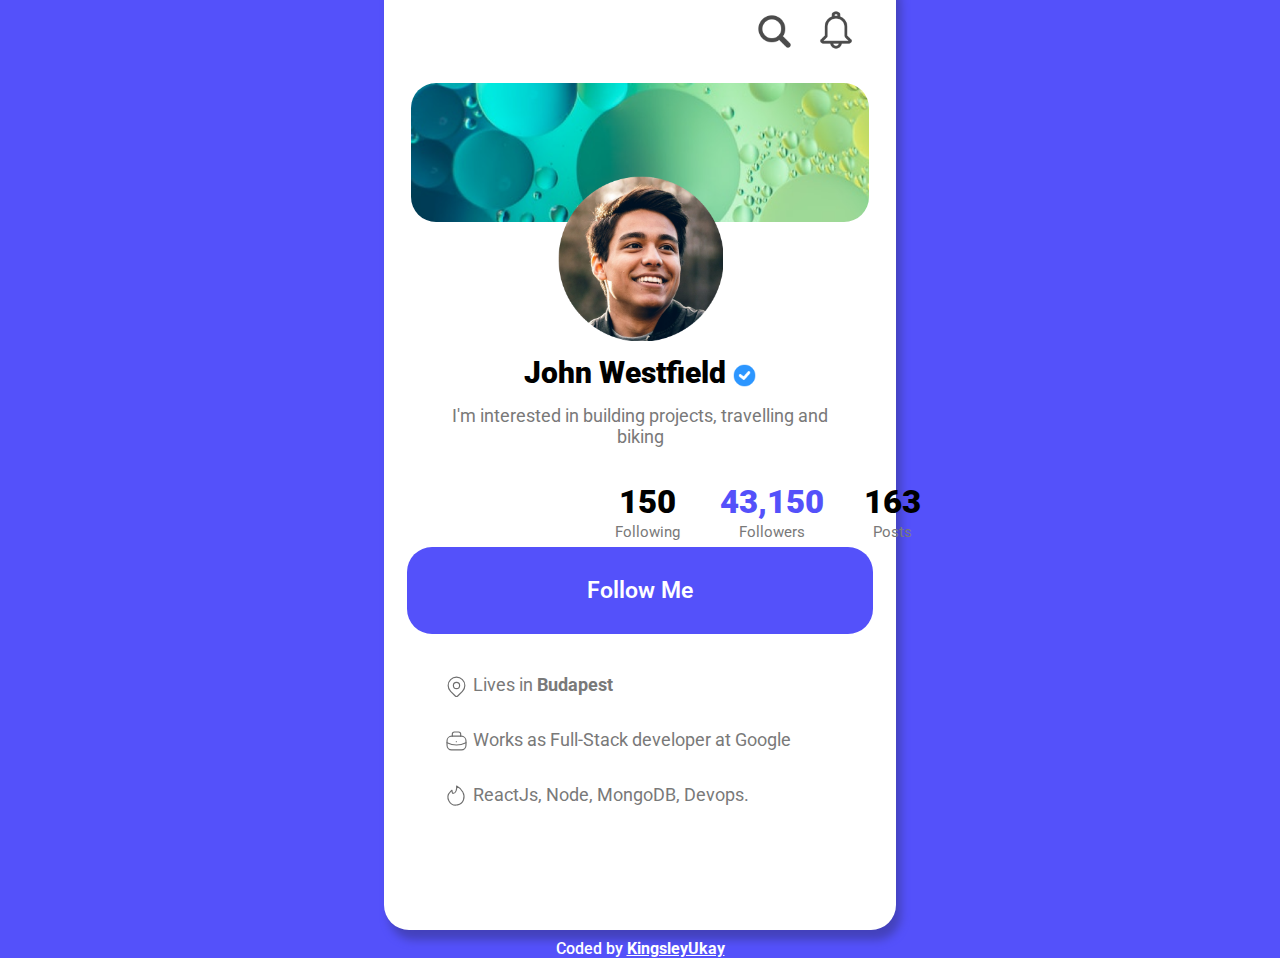
<file: index.html>
<!DOCTYPE html>
<html lang="en">
  <head>
    <meta charset="UTF-8" />
    <meta http-equiv="X-UA-Compatible" content="IE=edge" />
    <meta name="viewport" content="width=device-width, initial-scale=1.0" />
    <link rel="preconnect" href="https://fonts.googleapis.com" />
    <link rel="preconnect" href="https://fonts.gstatic.com" crossorigin />
    <link
      href="https://fonts.googleapis.com/css2?family=Roboto:wght@400;900&display=swap"
      rel="stylesheet"
    />

    <link
      href="https://fonts.googleapis.com/css2?family=Roboto:wght@400;700&display=swap"
      rel="stylesheet"
    />
    <title>Profile design</title>
    <link rel="stylesheet" href="Stylesheet/style.css" />
  </head>

  <body class="container">
    <Background class="bg">
      <div class="top-icons">
        <img class="search" src="assets/search.png" alt="search" />
        <img class="notification" src="assets/alert.png" alt="notification" />
      </div>

      <div class="img">
        <img
          class="banner"
          src="assets/background.png"
          alt=" just a background bubble image"
        />
        <img class="avatar" src="assets/avatar.png" alt="avatar" />
        <h3>John Westfield <img class="verified-icon"src="assets/verified.png" alt=""></h3>
      </div>
      <p>
        I'm interested in building projects, travelling and <br />
        biking
      </p>

      <div class="numbers">
        <div class="number1">
          <h3 class="upper-txt">150</h3>
          <br />
          <p class="lower-txt">Following</p>
        </div>
        <div class="number2">
          <h3 class="upper-txt"><span>43,150</span></h3>
          <br />
          <p class="lower-txt">Followers</p>
        </div>
        <div class="number3">
          <h3 class="upper-txt">163</h3>
          <br />
          <p class="lower-txt">Posts</p>
        </div>
      </div>
      <button class="btn">Follow Me</button>

      <ul>
        <li> <img class="lower-icon" src="assets/mark.svg" /> Lives in <strong> Budapest </strong></li>
      </ul>
      <ul>
        <li> <img class="lower-icon" src="assets/case.svg" /> Works as Full-Stack developer at Google </strong></li>
      </ul>
      <ul>
        <li> <img class="lower-icon" src="assets/fire.svg" /> ReactJs, Node, MongoDB, Devops.</strong></li>
      </ul>
      <footer>
        <div class="footer"> Coded by <a>KingsleyUkay</a></div>
      </footer>
    </Background>


  </body>
</html>
</file>
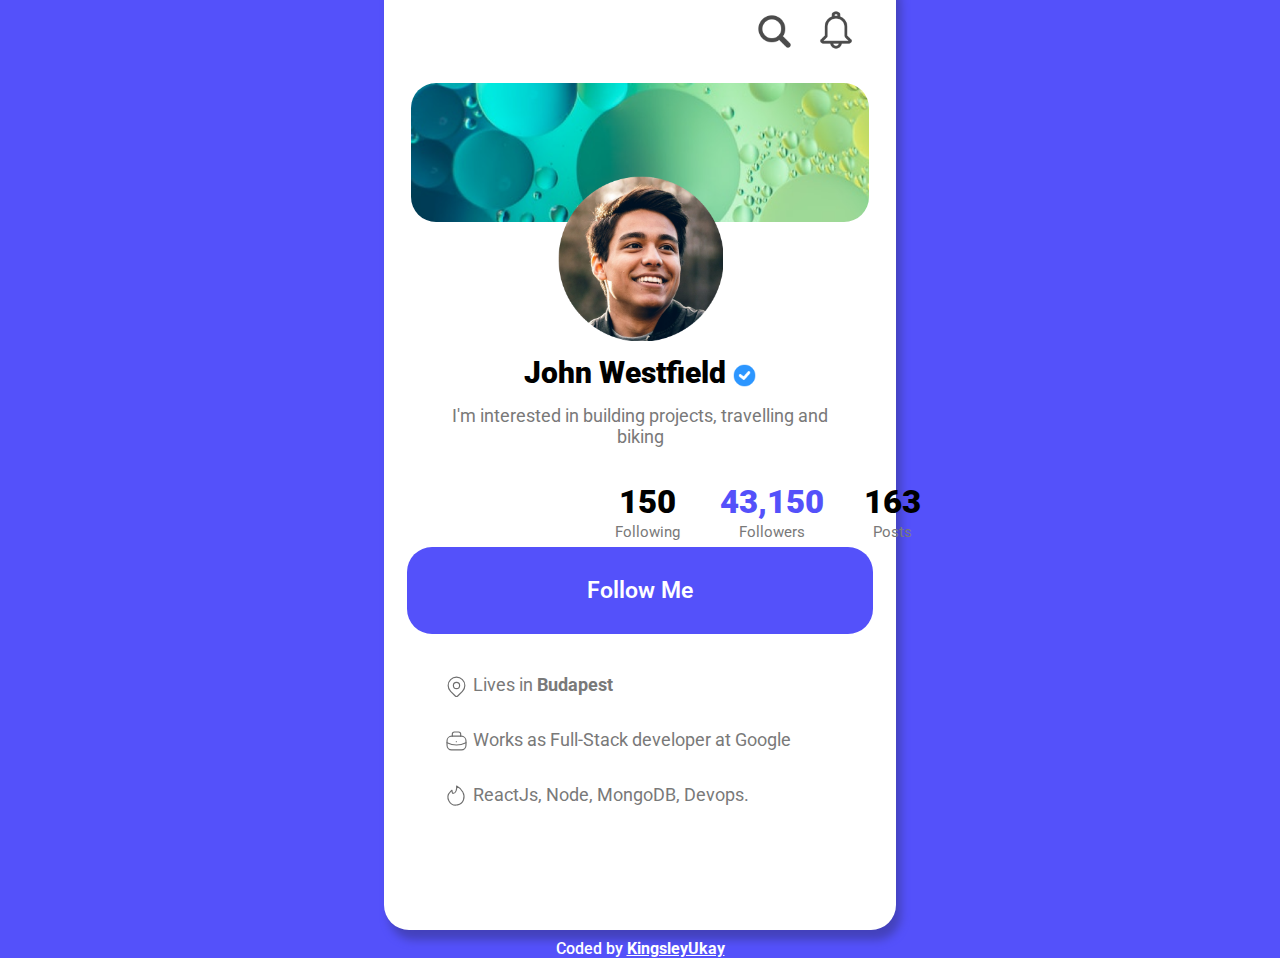
<file: Profile.html>
<!DOCTYPE html>
<html lang="en">
  <head>
    <meta charset="UTF-8" />
    <meta http-equiv="X-UA-Compatible" content="IE=edge" />
    <meta name="viewport" content="width=device-width, initial-scale=1.0" />
    <link rel="preconnect" href="https://fonts.googleapis.com" />
    <link rel="preconnect" href="https://fonts.gstatic.com" crossorigin />
    <link
      href="https://fonts.googleapis.com/css2?family=Roboto:wght@400;900&display=swap"
      rel="stylesheet"
    />

    <link
      href="https://fonts.googleapis.com/css2?family=Roboto:wght@400;700&display=swap"
      rel="stylesheet"
    />
    <title>Profile design</title>
    <link rel="stylesheet" href="profile.css" />
  </head>

  <body class="container">
    <Background class="bg">
      <div class="top-icons">
        <img class="search" src="assets/search.png" alt="search" />
        <img class="notification" src="assets/alert.png" alt="notification" />
      </div>

      <div class="img">
        <img
          class="banner"
          src="assets/background.png"
          alt=" just a background bubble image"
        />
        <img class="avatar" src="assets/avatar.png" alt="avatar" />
        <h3>John Westfield <img class="verified-icon"src="assets/verified.png" alt=""></h3>
      </div>
      <p>
        I'm interested in building projects, travelling and <br />
        biking
      </p>

      <div class="numbers">
        <div class="number1">
          <h3 class="upper-txt">150</h3>
          <br />
          <p class="lower-txt">Following</p>
        </div>
        <div class="number2">
          <h3 class="upper-txt"><span>43,150</span></h3>
          <br />
          <p class="lower-txt">Followers</p>
        </div>
        <div class="number3">
          <h3 class="upper-txt">163</h3>
          <br />
          <p class="lower-txt">Posts</p>
        </div>
      </div>
      <button class="btn">Follow Me</button>

      <ul>
        <li> <img class="lower-icon" src="assets/mark.svg" /> Lives in <strong> Budapest </strong></li>
      </ul>
      <ul>
        <li> <img class="lower-icon" src="assets/case.svg" /> Works as Full-Stack developer at Google </strong></li>
      </ul>
      <ul>
        <li> <img class="lower-icon" src="assets/fire.svg" /> ReactJs, Node, MongoDB, Devops.</strong></li>
      </ul>
      <footer>
        <div class="footer"> Coded by <a>KingsleyUkay</a></div>
      </footer>
    </Background>


  </body>
</html>
</file>
<file: Stylesheet/style.css>
*{
    padding: 0;
    margin: 0;
    font-family: 'Roboto', sans-serif;
    box-sizing: border-box;
    
}
body{
    display: flex;
    justify-content: center;
    align-items: center;
    background-color: #5451fa;
    height: 100vh;
    width: 100vw;
}

.bg {
    height: 60rem;
    width: 32rem;
    background-color:#ffffff;
    border-radius: 25px;
    box-shadow: 5px 10px 8px #4442bc;
    text-align: center;

}

.img{
    padding: 30px 0 0 0;
    /* margin: auto; */
    
}
h3{
    font-weight: bold;
    font-size: 30px;
    font-weight: 900;
    margin: -40px 0 5px 0;
}
.verified-icon{
    height: 23px;
    vertical-align: middle;
}
p{
    font-size: 18px;
    font-weight: 400;
    margin: auto;
    /* letter-spacing: .5px; */
    padding: 10px;
    color: #797979;

}
.top-icons {
    display: flex;
    justify-content: flex-end;
    opacity: .7;
    padding: 2.5rem 2.5rem 0 0;
}
.search {
    padding-left: -40px;
    height: 2.6875rem;
}
.notification {
    padding-left: 1.25rem;
    height: 2.5rem;
}

.banner{
    height: 8.7rem;
    border-radius: 25px;
    align-items: center;
   
}

.avatar {
    height: 165px;
    /* display: inline-block; */
    text-align: center;
    margin: auto;
    z-index: 3;
    position: relative;
    top: -50px;
}
.numbers{
    width: 90px;
    height: 30px;
    /* display: flex;    
    flex-direction: row; */
    align-items: center;
    position: absolute;
    text-align: center;
    display: inline;
    position: sticky;
    margin: auto;
    display: flex;
    justify-content: space-around;
    padding: 80px 0 0 0;
    line-height: 13px;
    z-index: 4;

}
.number1{
    margin: 0 20px 0 20px;
}
.number2{
    margin: 0 20px 0 20px;
}
.number3{
    margin: 0 20px 0 20px;
}
span{
    color:#5451fa;
}
.upper-txt{
    font-size: 33px;
}
.lower-txt{
    font-size: 15px;
    font-weight: 400;
    margin: -10px;
}
.btn{
    padding: 1.875rem 11.25rem 1.875rem 11.25rem;
    border-radius: 25px;
    font-size: 23px;
    font-weight: 600;
    color: white;
    background-color: #5451fa;
    border: none;
    display: inline-block;
    margin: 10px;
    z-index: 6;
}
.btn:hover{
    background-color: #dcdbfe;
    /* border: 3px solid #4442bc; */
    color: #5451fa;
    font-weight: 600;
}

ul {
    margin-top: 30px;
    padding-left: 60px;
    /* align-items: center; */
}
li{
    list-style: none;
    text-align: left;
    font-size: 18px;
    color: #797979;
    
}
.lower-icon {
    height: 25px;
    vertical-align: middle;
    opacity: .8;
}

/* ATTRIBUTION  */

.footer{
    margin: 130px;
    color: white;
    font-weight: 500;
}

a{
    font-weight: bold;
    text-decoration: underline;
}

/* MEDIA QUERY  */

@media screen and (max-width: 480px) {
    .bg {
        height: 40rem;
        width: 16rem;
    }
  }
</file>
<file: profile.css>
*{
    padding: 0;
    margin: 0;
    font-family: 'Roboto', sans-serif;
    box-sizing: border-box;
    
}
body{
    display: flex;
    justify-content: center;
    align-items: center;
    background-color: #5451fa;
    height: 100vh;
    width: 100vw;
}

.bg {
    height: 60rem;
    width: 32rem;
    background-color:#ffffff;
    border-radius: 25px;
    box-shadow: 5px 10px 8px #4442bc;
    text-align: center;

}

.img{
    padding: 30px 0 0 0;
    /* margin: auto; */
    
}
h3{
    font-weight: bold;
    font-size: 30px;
    font-weight: 900;
    margin: -40px 0 5px 0;
}
.verified-icon{
    height: 23px;
    vertical-align: middle;
}
p{
    font-size: 18px;
    font-weight: 400;
    margin: auto;
    /* letter-spacing: .5px; */
    padding: 10px;
    color: #797979;

}
.top-icons {
    display: flex;
    justify-content: flex-end;
    opacity: .7;
    padding: 2.5rem 2.5rem 0 0;
}
.search {
    padding-left: -40px;
    height: 2.6875rem;
}
.notification {
    padding-left: 1.25rem;
    height: 2.5rem;
}

.banner{
    height: 8.7rem;
    border-radius: 25px;
    align-items: center;
   
}

.avatar {
    height: 165px;
    /* display: inline-block; */
    text-align: center;
    margin: auto;
    z-index: 3;
    position: relative;
    top: -50px;
}
.numbers{
    width: 90px;
    height: 30px;
    /* display: flex;    
    flex-direction: row; */
    align-items: center;
    position: absolute;
    text-align: center;
    display: inline;
    position: sticky;
    margin: auto;
    display: flex;
    justify-content: space-around;
    padding: 80px 0 0 0;
    line-height: 13px;
    z-index: 4;

}
.number1{
    margin: 0 20px 0 20px;
}
.number2{
    margin: 0 20px 0 20px;
}
.number3{
    margin: 0 20px 0 20px;
}
span{
    color:#5451fa;
}
.upper-txt{
    font-size: 33px;
}
.lower-txt{
    font-size: 15px;
    font-weight: 400;
    margin: -10px;
}
.btn{
    padding: 1.875rem 11.25rem 1.875rem 11.25rem;
    border-radius: 25px;
    font-size: 23px;
    font-weight: 600;
    color: white;
    background-color: #5451fa;
    border: none;
    display: inline-block;
    margin: 10px;
    z-index: 6;
}
.btn:hover{
    background-color: #dcdbfe;
    /* border: 3px solid #4442bc; */
    color: #5451fa;
    font-weight: 600;
}

ul {
    margin-top: 30px;
    padding-left: 60px;
    /* align-items: center; */
}
li{
    list-style: none;
    text-align: left;
    font-size: 18px;
    color: #797979;
    
}
.lower-icon {
    height: 25px;
    vertical-align: middle;
    opacity: .8;
}

/* ATTRIBUTION  */

.footer{
    margin: 130px;
    color: white;
    font-weight: 500;
}

a{
    font-weight: bold;
    text-decoration: underline;
}

/* MEDIA QUERY  */

/* @media screen and (min-width: 480px) {
    body {
      background-color: lightgreen;
    }
  } */
</file>
